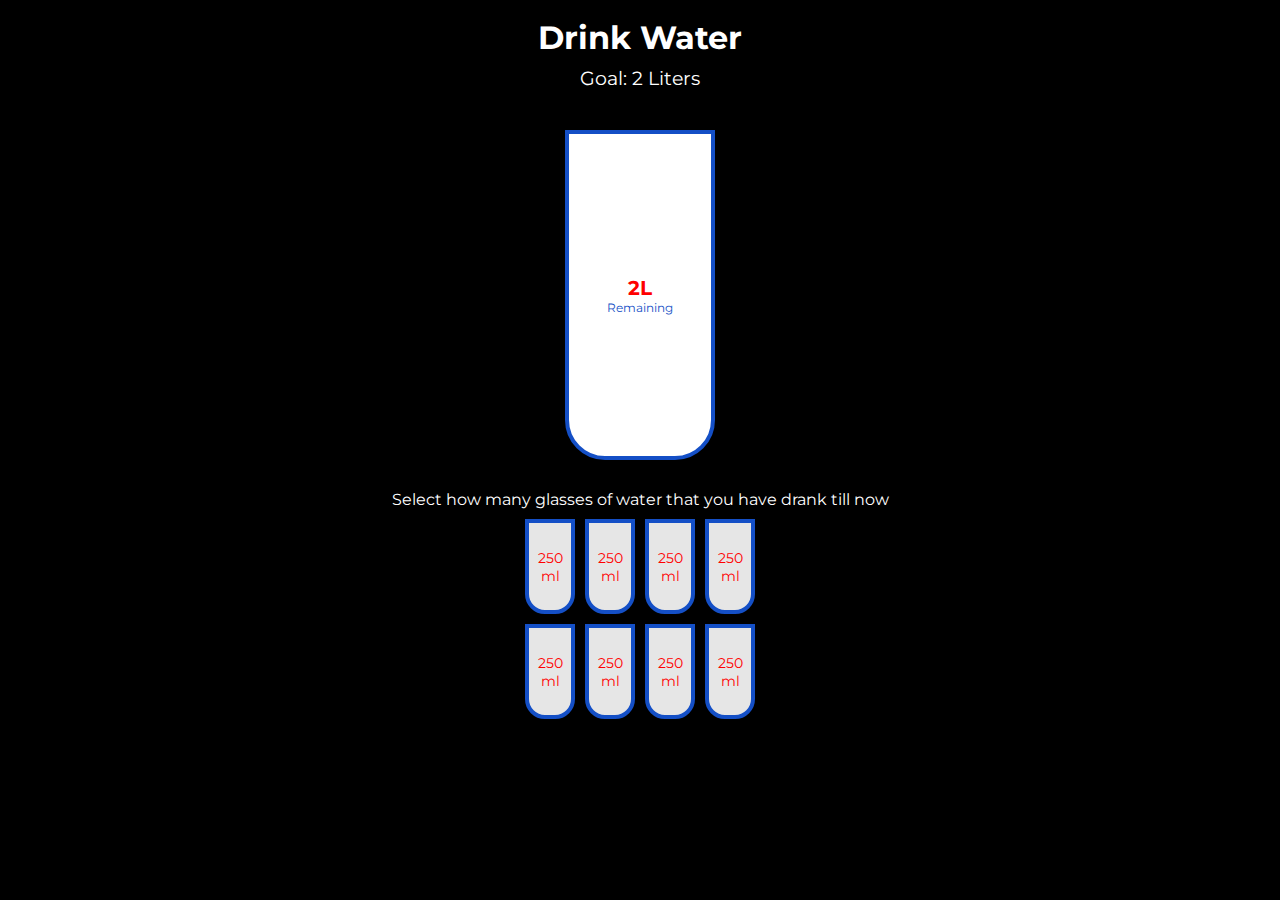
<file: Drink Water Tracker UI/index.html>
<!DOCTYPE html>
<html lang="en">
  <head>
    <meta charset="UTF-8" />
    <meta name="viewport" content="width=device-width, initial-scale=1.0" />
    <link rel="stylesheet" href="style.css" />
    <title>Drink Water</title>
  </head>
  <body>
    <h1>Drink Water</h1>
    <h3>Goal: 2 Liters</h3>

    <div class="cup">
      <div class="remained" id="remained">
        <span id="liters"></span>
        <small>Remaining</small>
      </div>

      <div class="percentage" id="percentage"></div>
    </div>

    <p class="text">Select how many glasses of water that you have drank till now</p>

    <div class="cups">
      <div class="cup cup-small">250 ml</div>
      <div class="cup cup-small">250 ml</div>
      <div class="cup cup-small">250 ml</div>
      <div class="cup cup-small">250 ml</div>
      <div class="cup cup-small">250 ml</div>
      <div class="cup cup-small">250 ml</div>
      <div class="cup cup-small">250 ml</div>
      <div class="cup cup-small">250 ml</div>
    </div>

    <script src="script.js"></script>
  </body>
</html>
</file>
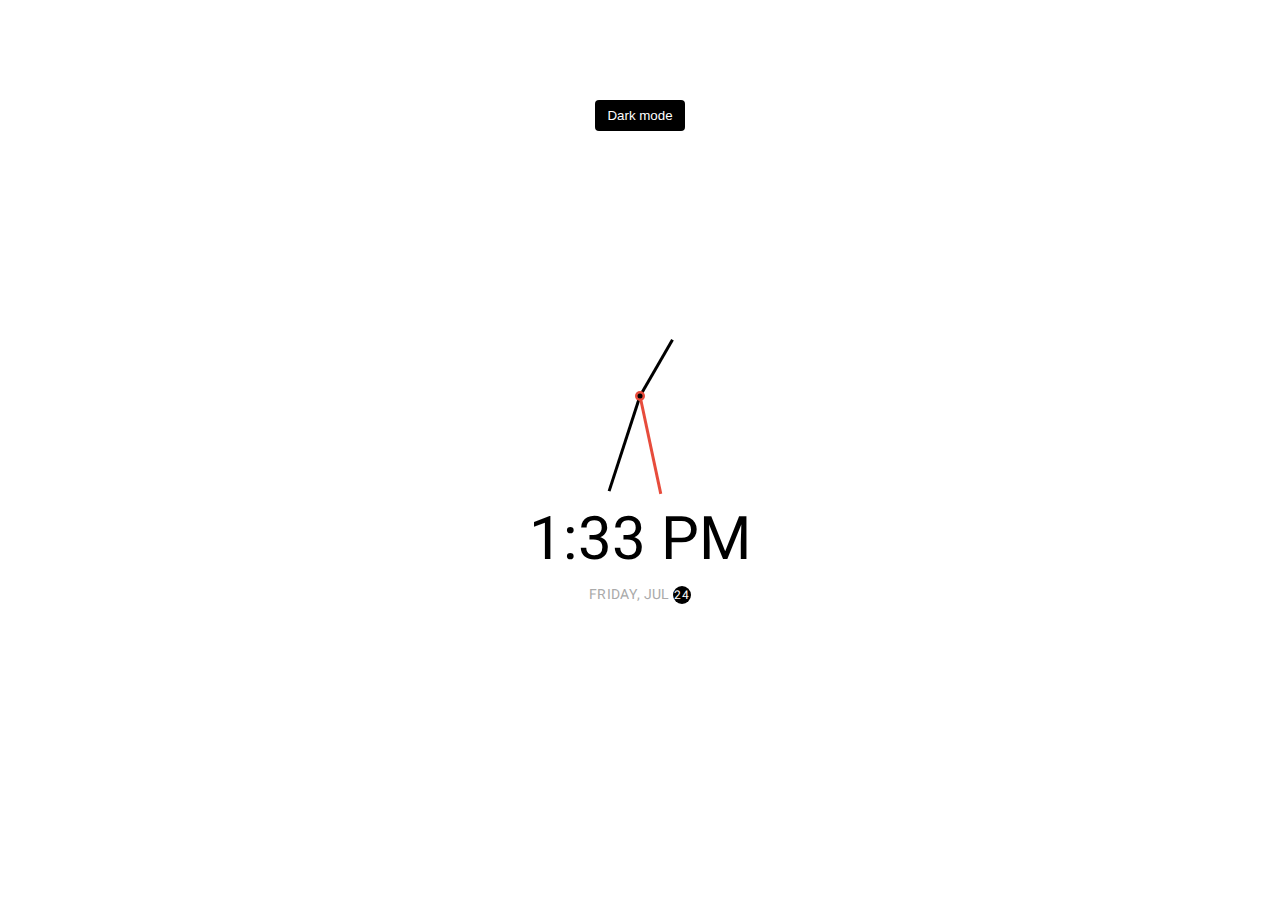
<file: Dynamic Clock/index.html>
<!DOCTYPE html>
<html lang="en">
  <head>
    <meta charset="UTF-8" />
    <meta name="viewport" content="width=device-width, initial-scale=1.0" />
    <link rel="stylesheet" href="style.css" />
    <title>Theme Clock</title>
  </head>
  <body>
   

    <button class="toggle">Dark mode</button>

    <div class="clock-container">
      <div class="clock">
        <div class="needle hour"></div>
        <div class="needle minute"></div>
        <div class="needle second"></div>
        <div class="center-point"></div>
      </div>

      <div class="time"></div>
      <div class="date"></div>
    </div>

    <script src="script.js"></script>
  </body>
</html>
</file>
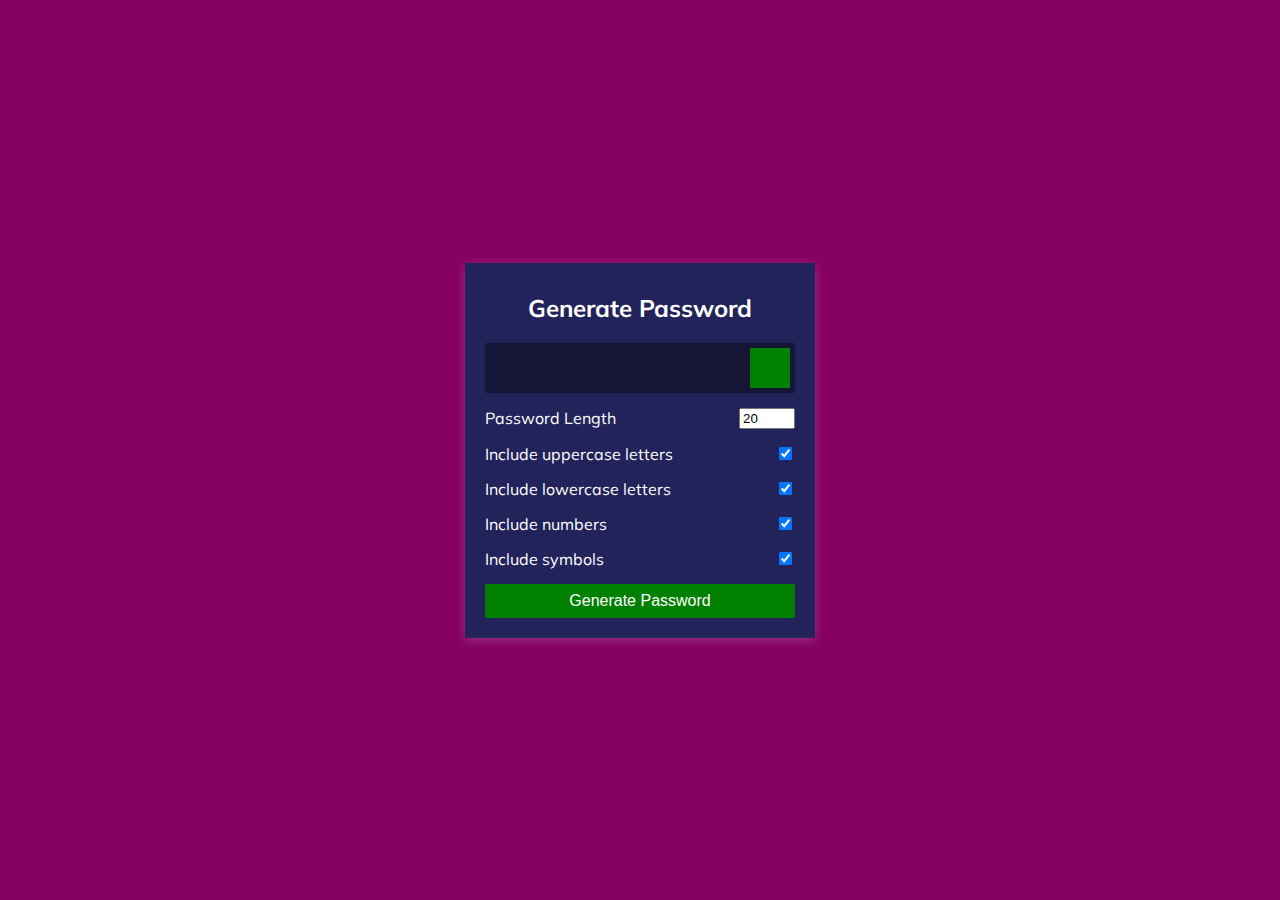
<file: Generate Password/index.html>
<!DOCTYPE html>
<html lang="en">
  <head>
    <meta charset="UTF-8" />
    <meta name="viewport" content="width=device-width, initial-scale=1.0" />
    <link rel="stylesheet" href="https://cdnjs.cloudflare.com/ajax/libs/font-awesome/5.14.0/css/all.min.css" integrity="sha512-1PKOgIY59xJ8Co8+NE6FZ+LOAZKjy+KY8iq0G4B3CyeY6wYHN3yt9PW0XpSriVlkMXe40PTKnXrLnZ9+fkDaog==" crossorigin="anonymous" />
    <link rel="stylesheet" href="style.css" />
    <title>Generate Password</title>
  </head>
  <body>
    <div class="container">
      <h2>Generate Password</h2>
      <div class="result-container">
        <span id="result"></span>
        <button class="btn" id="clipboard">
          <i class="far fa-clipboard"></i>
        </button>
      </div>
      <div class="settings">
        <div class="setting">
          <label>Password Length</label>
          <input type="number" id="length" min="4" max="20" value="20">
        </div>
        <div class="setting">
          <label>Include uppercase letters</label>
          <input type="checkbox" id="uppercase" checked>
        </div>
        <div class="setting">
          <label>Include lowercase letters</label>
          <input type="checkbox" id="lowercase" checked>
        </div>
        <div class="setting">
          <label>Include numbers</label>
          <input type="checkbox" id="numbers" checked>
        </div>
        <div class="setting">
          <label>Include symbols</label>
          <input type="checkbox" id="symbols" checked>
        </div>
      </div>

      <button class="btn btn-large" id="generate">
        Generate Password
      </button>
    </div>
    <script src="script.js"></script>
  </body>
</html>
</file>
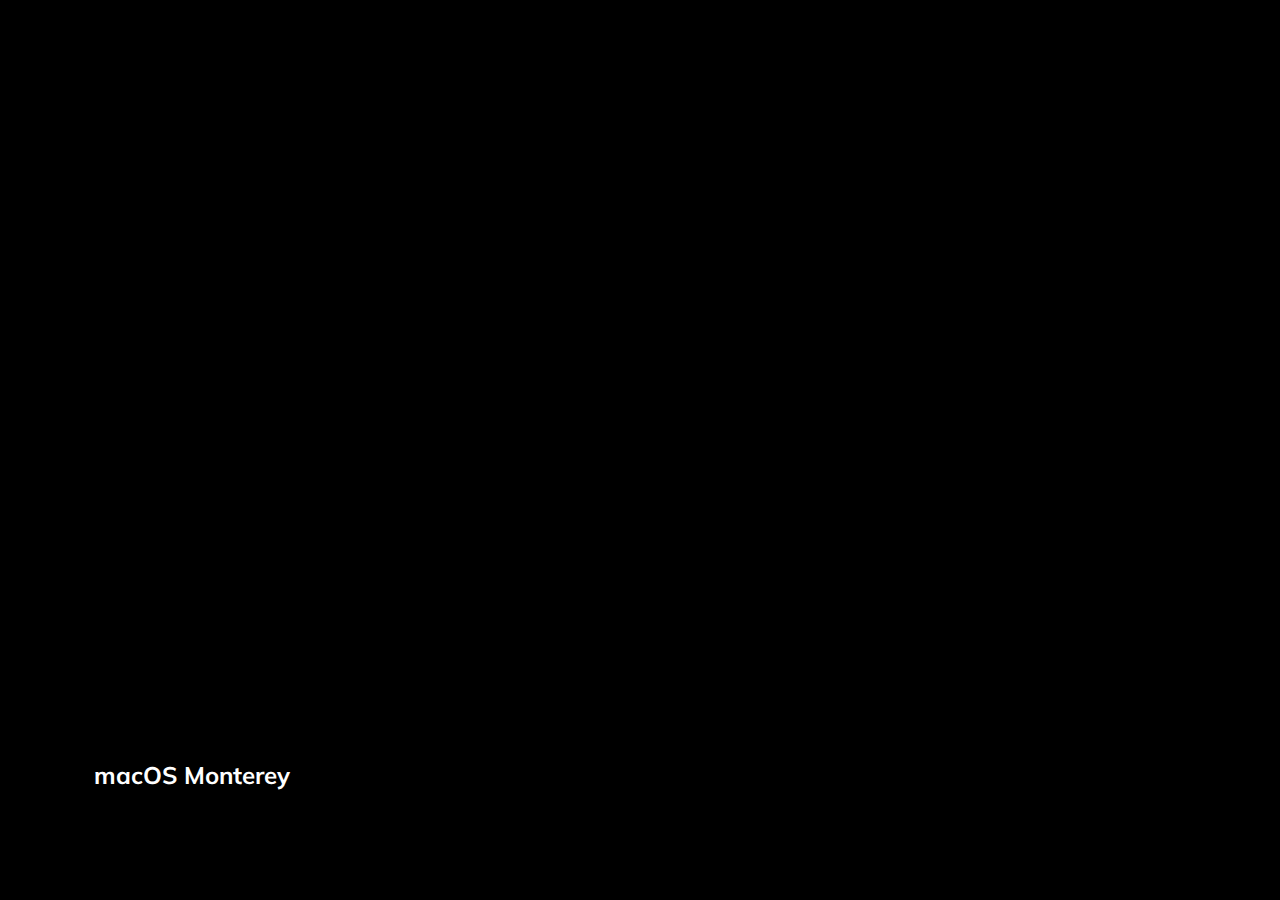
<file: Image Expansion/index.html>
<!DOCTYPE html>
<html lang="en">
  <head>
    <meta charset="UTF-8" />
    <meta name="viewport" content="width=device-width, initial-scale=1.0" />
    <link rel="stylesheet" href="style.css" />
    <title>Expanding Cards</title>
  </head>
  <body>
    
    <div class="container">
      <div class="panel active" style="background-image: url('https://www.howtogeek.com/wp-content/uploads/2021/06/Screen-Shot-2021-06-08-at-12.06.37.png?width=1198&trim=1,1&bg-color=000&pad=1,1')">
        <h3>macOS Monterey</h3>
      </div>
      <div class="panel" style="background-image: url('https://cdn.arstechnica.net/wp-content/uploads/2020/09/macOSBigSur.jpg')">
        <h3>macOS Big Sur</h3>
      </div>
      <div class="panel" style="background-image: url('https://4k-wallpapers.net/uploads/posts/2021-02/1613543838_macos-catalina-mountains-island-morning.jpg')">
        <h3>macOS Catalina</h3>
      </div>
      <div class="panel" style="background-image: url('https://c4.wallpaperflare.com/wallpaper/990/454/320/mojave-macos-hd-wallpaper-preview.jpg')">
        <h3>macOS Mojave</h3>
      </div>
      <div class="panel" style="background-image: url('https://cdn.arstechnica.net/wp-content/uploads/2017/09/image_large_2x.jpg')">
        <h3>macOS High Sierra</h3>
      </div>

    </div>

    <script src="script.js"></script>
  </body>
</html>
</file>
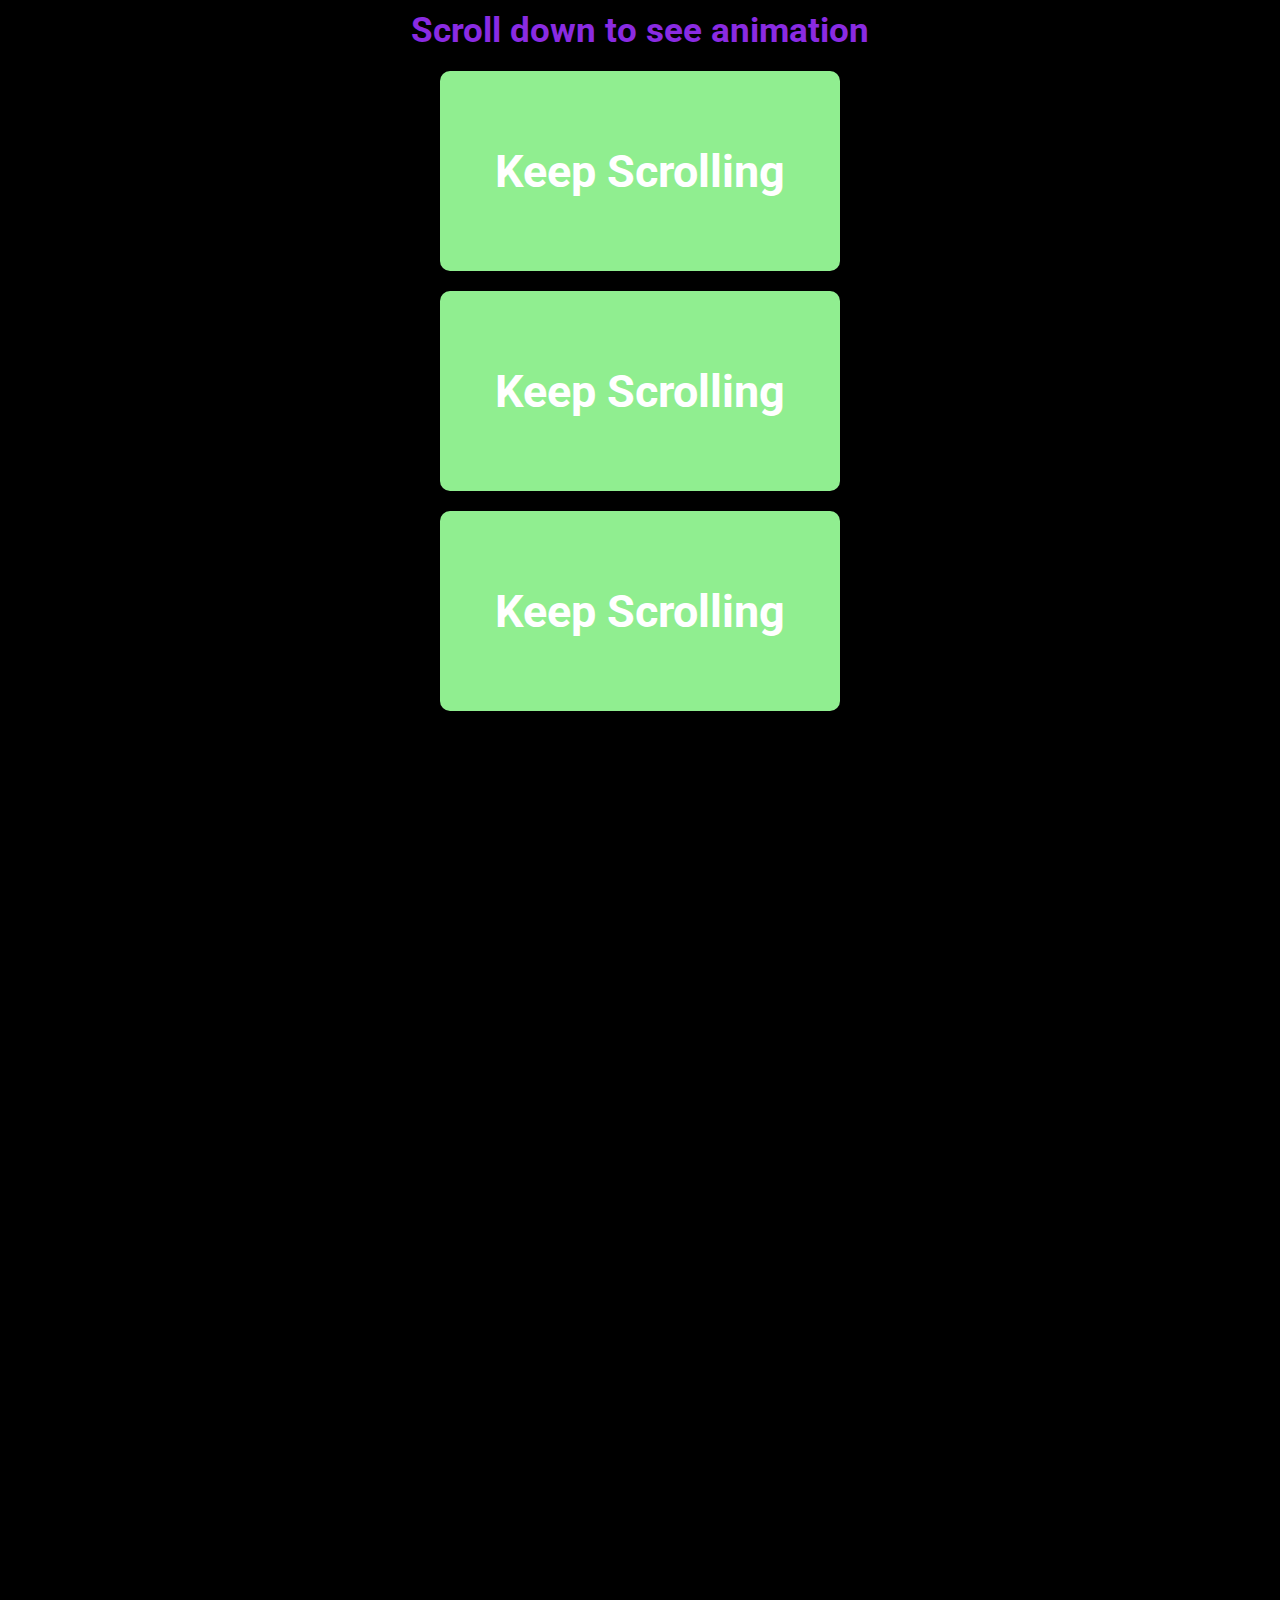
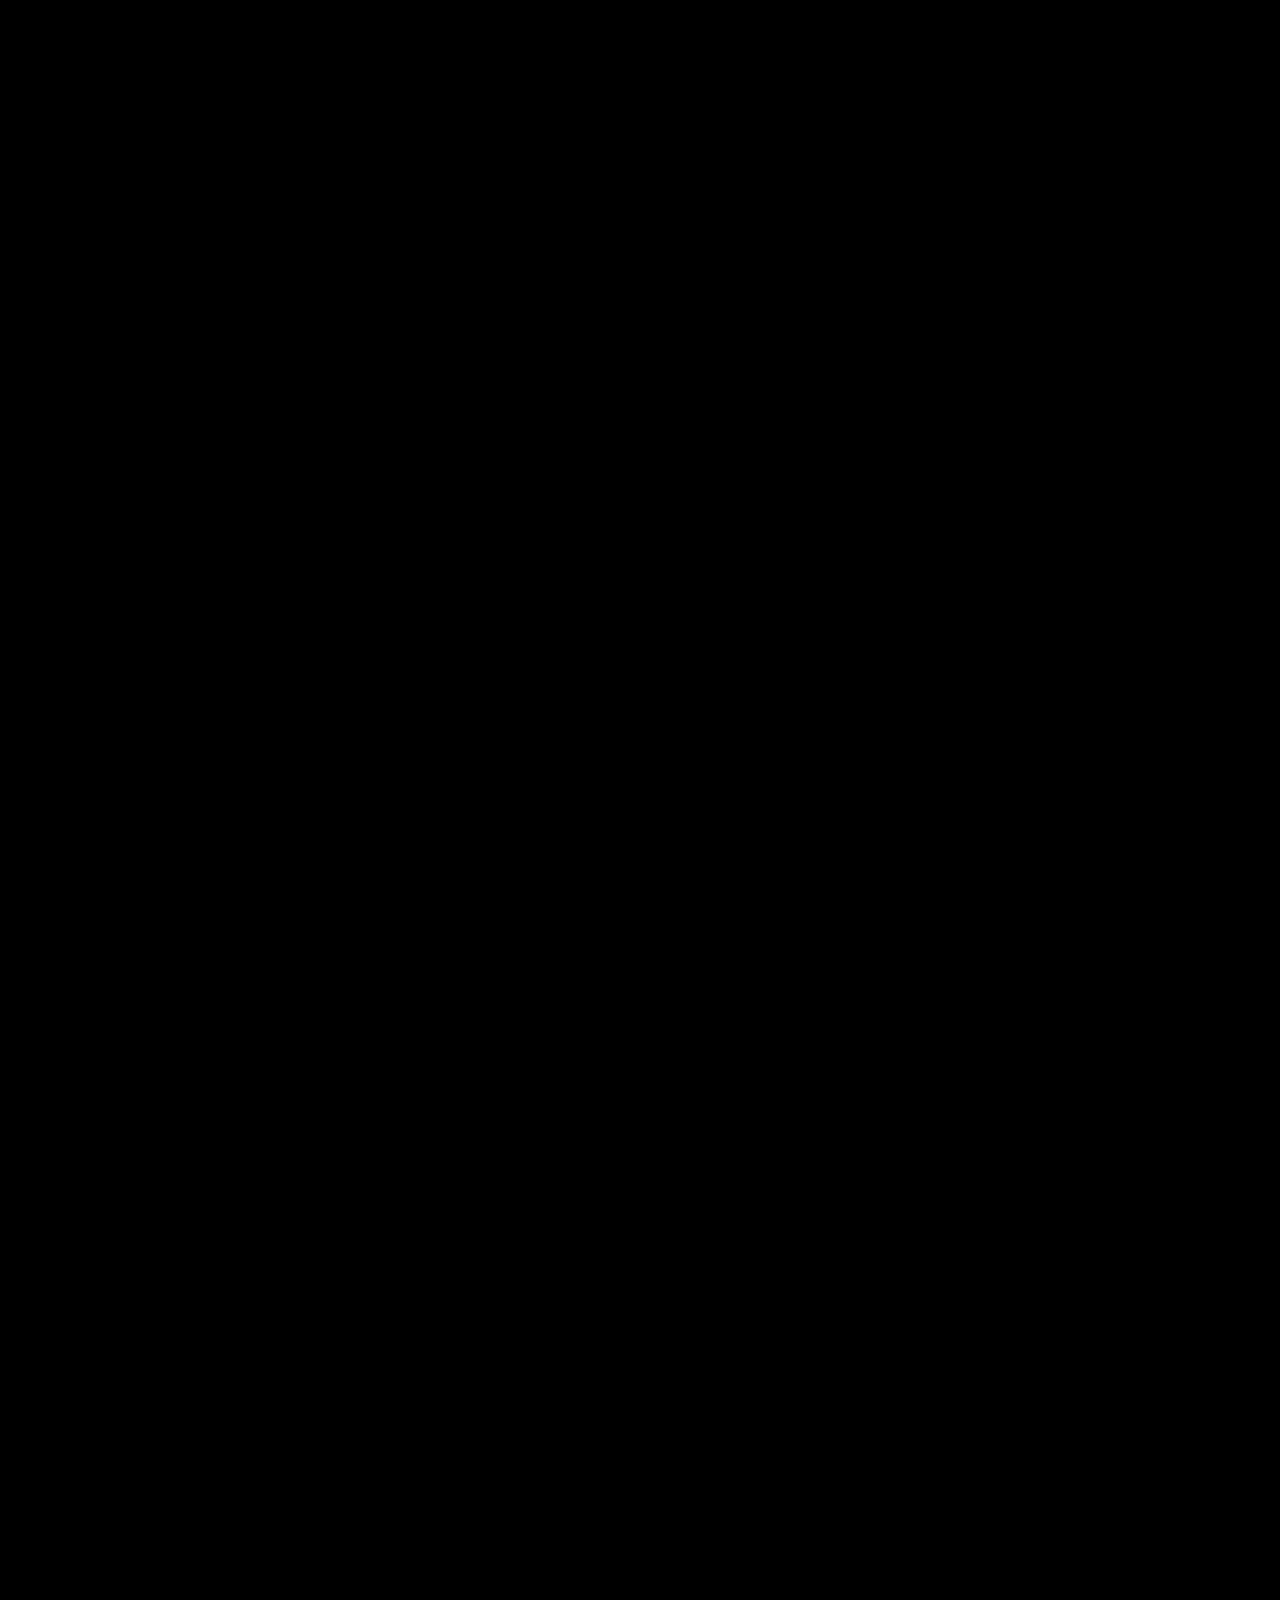
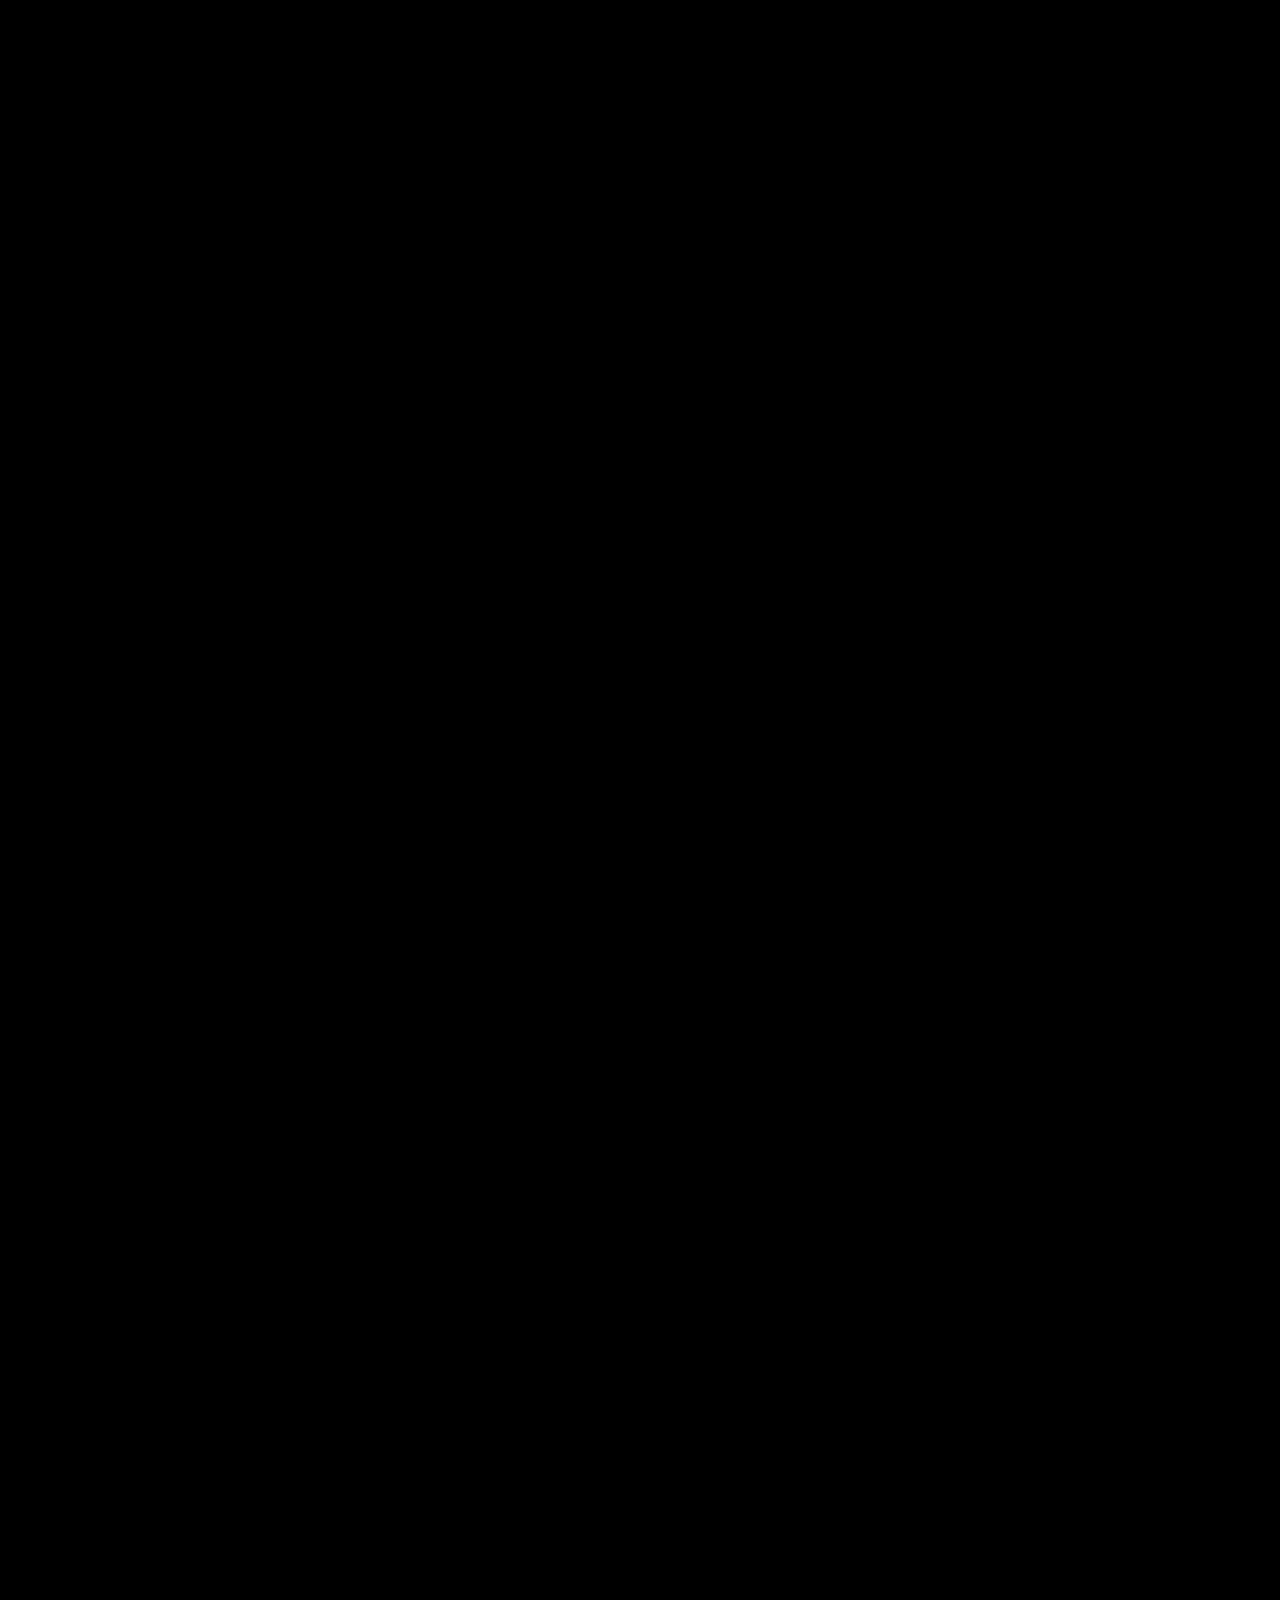
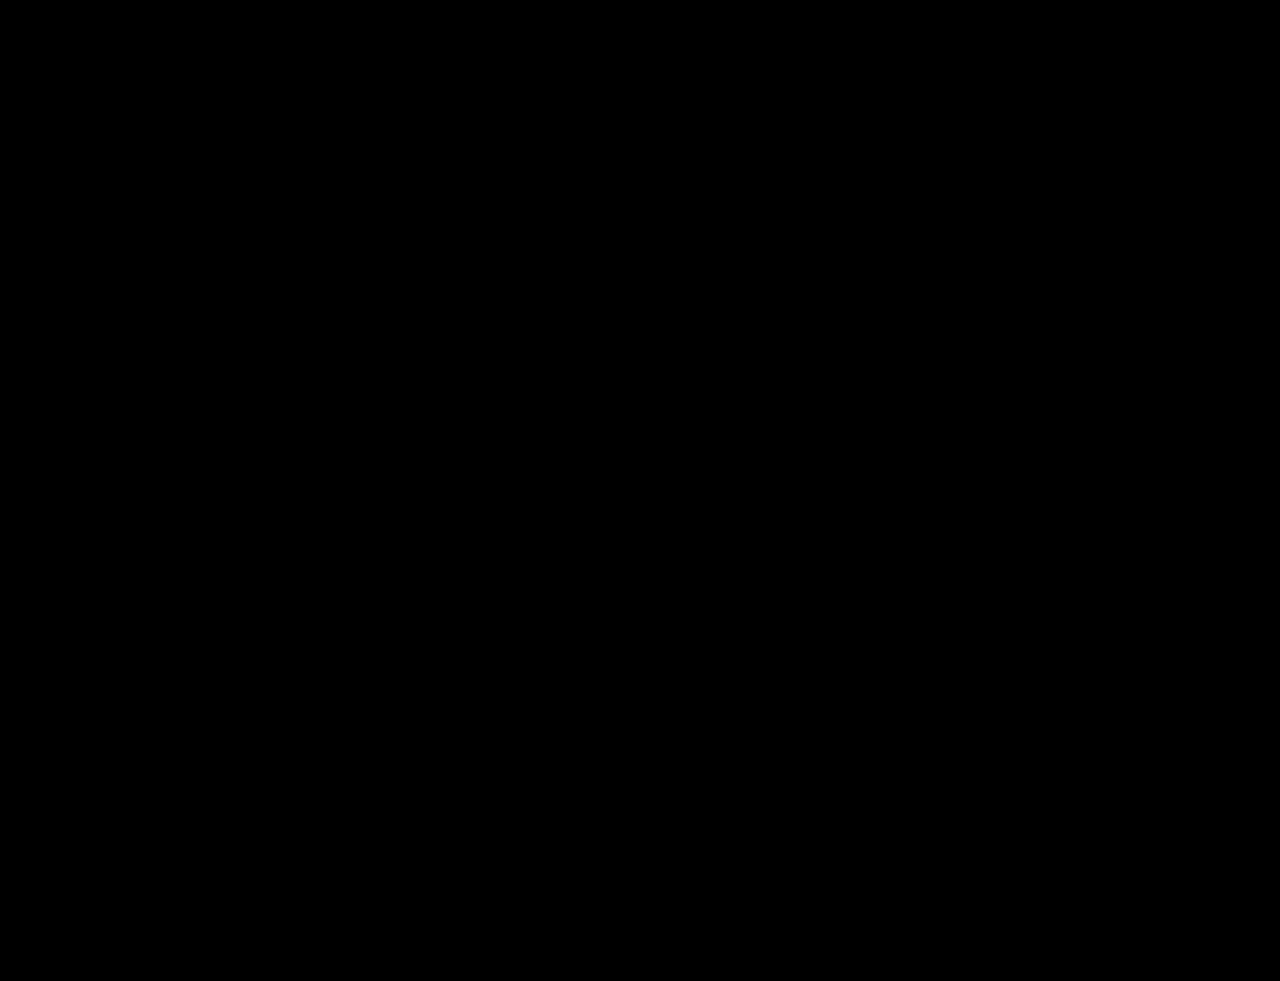
<file: Scrolling Animation/index.html>
<!DOCTYPE html>
<html lang="en">
  <head>
    <meta charset="UTF-8" />
    <meta name="viewport" Keep Scrolling="width=device-width, initial-scale=1.0" />
    <link rel="stylesheet" href="style.css" />
    <title>Scrolling Animation</title>
  </head>
  <body>
    <h1>Scroll down to see animation</h1>
    <div class="box"><h2>Keep Scrolling</h2></div>
    <div class="box"><h2>Keep Scrolling</h2></div>
    <div class="box"><h2>Keep Scrolling</h2></div>
    <div class="box"><h2>Keep Scrolling</h2></div>
    <div class="box"><h2>Keep Scrolling</h2></div>
    <div class="box"><h2>Keep Scrolling</h2></div>
    <div class="box"><h2>Keep Scrolling</h2></div>
    <div class="box"><h2>Keep Scrolling</h2></div>
    <div class="box"><h2>Keep Scrolling</h2></div>
    <div class="box"><h2>Keep Scrolling</h2></div>
    <div class="box"><h2>Keep Scrolling</h2></div>
    <div class="box"><h2>Keep Scrolling</h2></div>
    <div class="box"><h2>Keep Scrolling</h2></div>
     <div class="box"><h2>Keep Scrolling</h2></div>
    <div class="box"><h2>Keep Scrolling</h2></div>
    <div class="box"><h2>Keep Scrolling</h2></div>
    <div class="box"><h2>Keep Scrolling</h2></div>
    <div class="box"><h2>Keep Scrolling</h2></div>
    <div class="box"><h2>Keep Scrolling</h2></div>
    <div class="box"><h2>Keep Scrolling</h2></div>
    <div class="box"><h2>Keep Scrolling</h2></div>
    <div class="box"><h2>Keep Scrolling</h2></div>
    <div class="box"><h2>Keep Scrolling</h2></div>
    <div class="box"><h2>Keep Scrolling</h2></div>
    <div class="box"><h2>Keep Scrolling</h2></div>
    <div class="box"><h2>Keep Scrolling</h2></div>
    <script src="script.js"></script>
  </body>
</html>
</file>
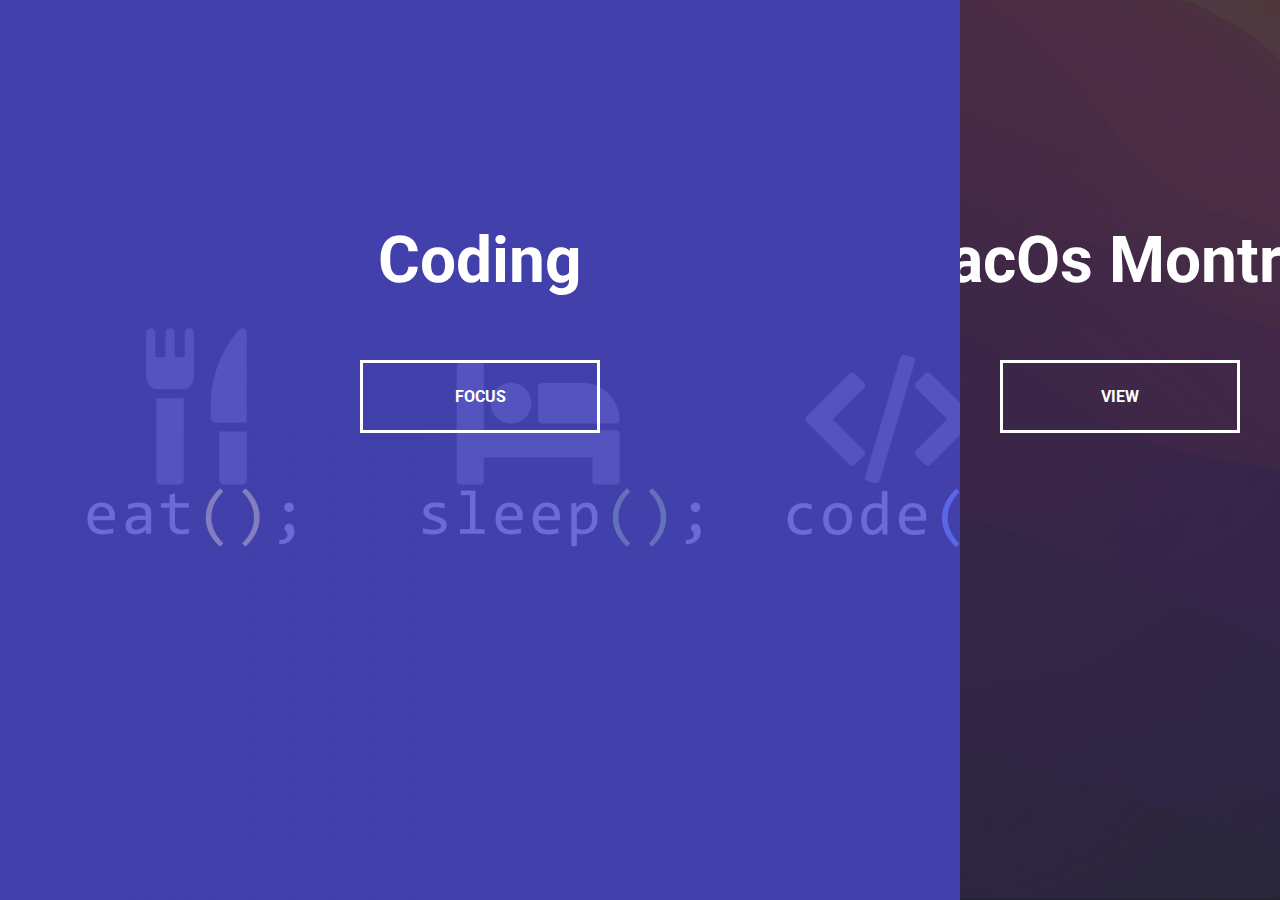
<file: split-hover-page/index.html>
<!DOCTYPE html>
<html lang="en">
  <head>
    <meta charset="UTF-8" />
    <meta name="viewport" content="width=device-width, initial-scale=1.0" />
    <link rel="stylesheet" href="style.css" />
    <title>Split Landing Page</title>
  </head>
  <body>
    <div class="container">
      <div class="split left">
        <h1>Coding</h1>
        <a href="#" class="btn">Focus</a>
      </div>
      <div class="split right">
        <h1>MacOs Montrey</h1>
        <a href="https://www.google.com/url?sa=t&rct=j&q=&esrc=s&source=web&cd=&ved=2ahUKEwi729DevK_yAhXR4nMBHTBxD78QFnoECAUQAw&url=https%3A%2F%2Fwww.apple.com%2Fin%2Fmacos%2Fmonterey-preview%2F&usg=AOvVaw36tZqPtmjdBfU7TsfVqLE3" class="btn">View</a>
      </div>
    </div>

    <script src="script.js"></script>
  </body>
</html>
</file>
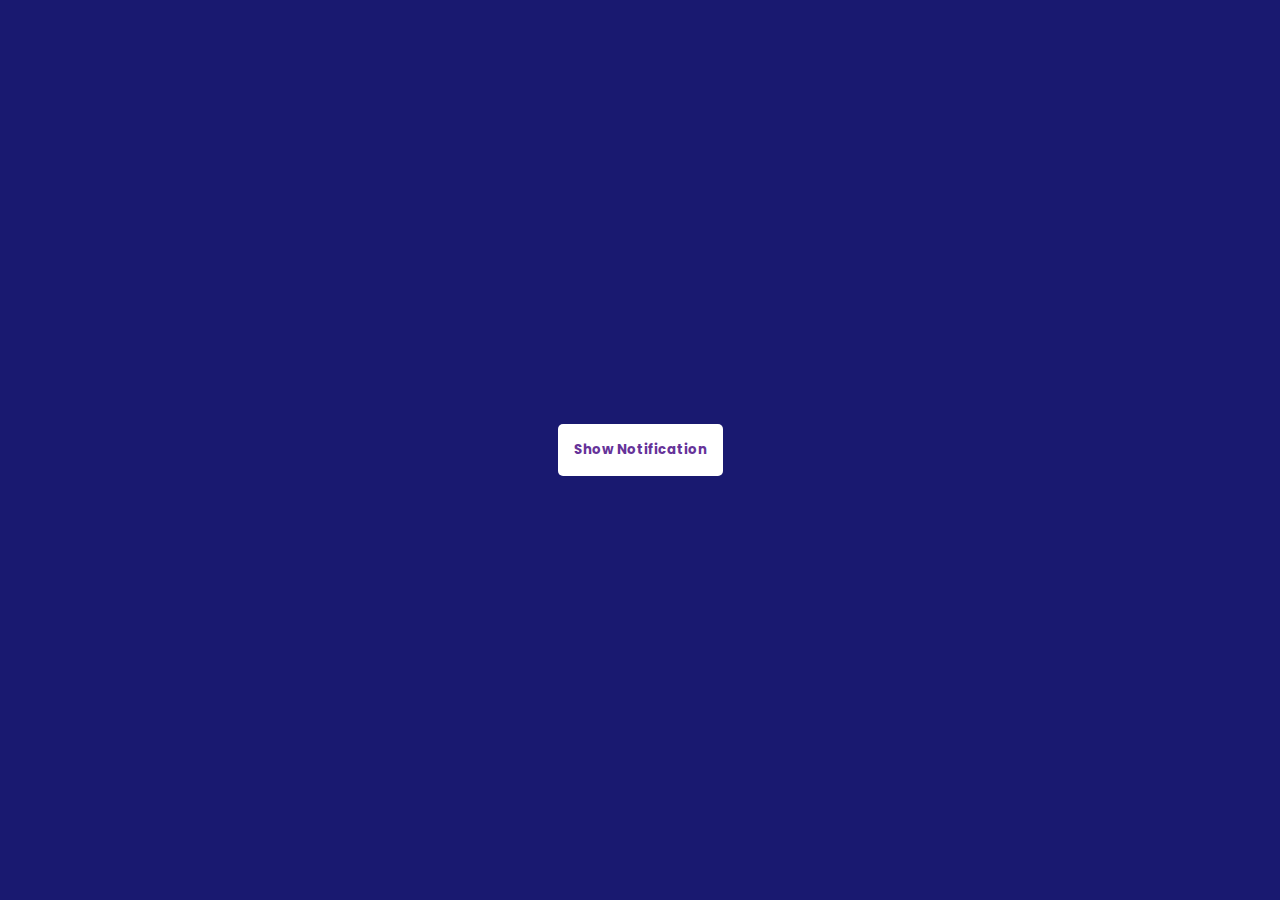
<file: Toast Message/index.html>
<!DOCTYPE html>
<html lang="en">
  <head>
    <meta charset="UTF-8" />
    <meta name="viewport" content="width=device-width, initial-scale=1.0" />
    <link rel="stylesheet" href="style.css" />
    <title>Toast Notification</title>
  </head>
  <body>
    <div id="toasts"></div>

    <button class="btn" id="button">Show Notification</button>

    <script src="script.js"></script>
  </body>
</html>
</file>
<file: Drink Water Tracker UI/style.css>
@import url('https://fonts.googleapis.com/css?family=Montserrat:400,600&display=swap');

:root {
  --border-color: #144fc6;
  --fill-color: #6ab3f8;
}

* {
  box-sizing: border-box;
}

body {
  background-color: black;
  color: #fff;
  font-family: 'Montserrat', sans-serif;
  display: flex;
  flex-direction: column;
  align-items: center;
  margin-bottom: 40px;
}

h1 {
  margin: 10px 0 0;
}

h3 {
  font-weight: 400;
  margin: 10px 0;
}

.cup {
  background-color: #fff;
  border: 4px solid var(--border-color);
  color: var(--border-color);
  border-radius: 0 0 40px 40px;
  height: 330px;
  width: 150px;
  margin: 30px 0;
  display: flex;
  flex-direction: column;
  overflow: hidden;
}

.cup.cup-small {
  height: 95px;
  width: 50px;
  border-radius: 0 0 20px 20px;
  background-color: rgba(255, 255, 255, 0.9);
  cursor: pointer;
  font-size: 14px;
  align-items: center;
  justify-content: center;
  text-align: center;
  margin: 5px;
  transition: 0.3s ease;
  color: red;
}

.cup.cup-small.full {
  background-color: var(--fill-color);
  color: green;
  font-weight: bold;
}

.cups {
  display: flex;
  flex-wrap: wrap;
  align-items: center;
  justify-content: center;
  width: 280px;
}

.remained {
  display: flex;
  flex-direction: column;
  align-items: center;
  justify-content: center;
  text-align: center;
  flex: 1;
  transition: 2s ease;
}

.remained span {
  font-size: 20px;
  font-weight: bold;
  color: red;
}

.remained small {
  font-size: 12px;
}

.percentage {
  background-color: var(--fill-color);
  display: flex;
  align-items: center;
  justify-content: center;
  font-weight: bold;
  font-size: 30px;
  height: 0;
  transition: 1s ease;
  color: green;
}

.text {
  text-align: center;
  margin: 0 0 5px;
}
</file>
<file: Dynamic Clock/style.css>
@import url('https://fonts.googleapis.com/css?family=Heebo:300&display=swap');

* {
  box-sizing: border-box;
}

:root {
  --primary-color: #000;
  --secondary-color: #fff;
}

html {
  transition: all 0.5s ease-in;
}

html.dark {
  --primary-color: #fff;
  --secondary-color: #333;
}

html.dark {
  background-color: #111;
  color: var(--primary-color);
}

body {
  font-family: 'Heebo', sans-serif;
  display: flex;
  align-items: center;
  justify-content: center;
  height: 100vh;
  overflow: hidden;
  margin: 0;
}

.toggle {
  cursor: pointer;
  background-color: var(--primary-color);
  color: var(--secondary-color);
  border: 0;
  border-radius: 4px;
  padding: 8px 12px;
  position: absolute;
  top: 100px;
}

.toggle:focus {
  outline: none;
}

.clock-container {
  display: flex;
  flex-direction: column;
  justify-content: space-between;
  align-items: center;
}

.clock {
  position: relative;
  width: 200px;
  height: 200px;
}

.needle {
  background-color: var(--primary-color);
  position: absolute;
  top: 50%;
  left: 50%;
  height: 65px;
  width: 3px;
  transform-origin: bottom center;
  transition: all 0.5s ease-in;
}

.needle.hour {
  transform: translate(-50%, -100%) rotate(0deg);
}

.needle.minute {
  transform: translate(-50%, -100%) rotate(0deg);
  height: 100px;
}

.needle.second {
  transform: translate(-50%, -100%) rotate(0deg);
  height: 100px;
  background-color: #e74c3c;
}

.center-point {
  background-color: #e74c3c;
  width: 10px;
  height: 10px;
  position: absolute;
  top: 50%;
  left: 50%;
  transform: translate(-50%, -50%);
  border-radius: 50%;
}

.center-point::after {
  content: '';
  background-color: var(--primary-color);
  width: 5px;
  height: 5px;
  position: absolute;
  top: 50%;
  left: 50%;
  transform: translate(-50%, -50%);
  border-radius: 50%;
}

.time {
  font-size: 60px;
}

.date {
  color: #aaa;
  font-size: 14px;
  letter-spacing: 0.3px;
  text-transform: uppercase;
}

.date .circle {
  background-color: var(--primary-color);
  color: var(--secondary-color);
  border-radius: 50%;
  height: 18px;
  width: 18px;
  display: inline-flex;
  align-items: center;
  justify-content: center;
  line-height: 18px;
  transition: all 0.5s ease-in;
  font-size: 12px;
}
</file>
<file: Generate Password/style.css>
@import url('https://fonts.googleapis.com/css?family=Muli&display=swap');

* {
  box-sizing: border-box;
}

body {
  background-color: rgb(133,0,99);
  color: #fff;
  font-family: 'Muli', sans-serif;
  display: flex;
  flex-direction: column;
  align-items: center;
  justify-content: center;
  height: 100vh;
  overflow: hidden;
  padding: 10px;
  margin: 0;
}

h2 {
  margin: 10px 0 20px;
  text-align: center;
}

.container {
  background-color: #23235b;
  box-shadow: 0px 2px 10px rgba(255, 255, 255, 0.2);
  padding: 20px;
  width: 350px;
  max-width: 100%;
}

.result-container {
  background-color: rgba(0, 0, 0, 0.4);
  display: flex;
  justify-content: flex-start;
  align-items: center;
  position: relative;
  font-size: 18px;
  letter-spacing: 1px;
  padding: 12px 10px;
  height: 50px;
  width: 100%;
}

.result-container #result {
  word-wrap: break-word;
  max-width: calc(100% - 40px);
  overflow-y: scroll;
  height: 100%;
}

#result::-webkit-scrollbar {
  width: 1rem;
}

.result-container .btn {
  position: absolute;
  top: 5px;
  right: 5px;
  width: 40px;
  height: 40px;
  font-size: 20px;
}

.btn {
  border: none;
  background-color: green;
  color: #fff;
  font-size: 16px;
  padding: 8px 12px;
  cursor: pointer;
}

.btn-large {
  display: block;
  width: 100%;
}

.setting {
  display: flex;
  justify-content: space-between;
  align-items: center;
  margin: 15px 0;
}
</file>
<file: Image Expansion/style.css>
@import url('https://fonts.googleapis.com/css?family=Muli&display=swap');

* {
  box-sizing: border-box;
}

body {
  font-family: 'Muli', sans-serif;
  display: flex;
  align-items: center;
  justify-content: center;
  height: 100vh;
  overflow: hidden;
  margin: 0;
  background-color: black;
}

.container {
  display: flex;
  width: 90vw;
}

.panel {
  background-size: cover;
  background-position: center;
  background-repeat: no-repeat;
  height: 80vh;
  border-radius: 50px;
  color: #fff;
  cursor: pointer;
  flex: 0.5;
  margin: 10px;
  position: relative;
  -webkit-transition: all 700ms ease-in;
}

.panel h3 {
  font-size: 24px;
  position: absolute;
  bottom: 20px;
  left: 20px;
  margin: 0;
  opacity: 0;
}

.panel.active {
  flex: 5;
}

.panel.active h3 {
  opacity: 1;
  transition: opacity 0.3s ease-in 0.4s;
}

@media (max-width: 480px) {
  .container {
    width: 100vw;
  }

  .panel:nth-of-type(4),
  .panel:nth-of-type(5) {
    display: none;
  }
}
</file>
<file: Scrolling Animation/style.css>
@import url('https://fonts.googleapis.com/css2?family=Roboto:wght@400;700&display=swap');

* {
  box-sizing: border-box;
}

body {
  background-color: black;
  font-family: 'Roboto', sans-serif;
  display: flex;
  flex-direction: column;
  align-items: center;
  justify-content: center;
  margin: 0;
  overflow-x: hidden;
}

h1 {
  margin: 10px;
  color: blueviolet;
  font-size: 35px;
}

.box {
  background-color: lightgreen;
  color: #fff;
  display: flex;
  align-items: center;
  justify-content: center;
  width: 400px;
  height: 200px;
  margin: 10px;
  border-radius: 10px;
  box-shadow: 2px 4px 5px rgba(0, 0, 0, 0.3);
  transform: translateX(400%);
  transition: transform 0.4s ease;
}

.box:nth-of-type(even) {
  transform: translateX(-400%);
}

.box.show {
  transform: translateX(0);
}

.box h2 {
  font-size: 45px;
}
</file>
<file: split-hover-page/style.css>
@import url('https://fonts.googleapis.com/css2?family=Roboto:wght@400;700&display=swap');

:root {
  --left-bg-color: rgba(87, 84, 236, 0.7);
  --right-bg-color: rgba(43, 43, 43, 0.8);
  --left-btn-hover-color: rgba(87, 84, 236, 1);
  --right-btn-hover-color: rgba(28, 122, 28, 1);
  --hover-width: 75%;
  --other-width: 25%;
  --speed: 1000ms;
}

* {
  box-sizing: border-box;
}

body {
  font-family: 'Roboto', sans-serif;
  height: 100vh;
  overflow: hidden;
  margin: 0;
}

h1 {
  font-size: 4rem;
  color: #fff;
  position: absolute;
  left: 50%;
  top: 20%;
  transform: translateX(-50%);
  white-space: nowrap;
}

.btn {
  position: absolute;
  display: flex;
  align-items: center;
  justify-content: center;
  left: 50%;
  top: 40%;
  transform: translateX(-50%);
  text-decoration: none;
  color: #fff;
  border: #fff solid 0.2rem;
  font-size: 1rem;
  font-weight: bold;
  text-transform: uppercase;
  width: 15rem;
  padding: 1.5rem;
}

.split.left .btn:hover {
  background-color: var(--left-btn-hover-color);
  border-color: var(--left-btn-hover-color);
}

.split.right .btn:hover {
  background-color: var(--right-btn-hover-color);
  border-color: var(--right-btn-hover-color);
}

.container {
  position: relative;
  width: 100%;
  height: 100%;
  background: #333;
}

.split {
  position: absolute;
  width: 50%;
  height: 100%;
  overflow: hidden;
}

.split.left {
  left: 0;
  background: url('Images/code.png');
  background-repeat: no-repeat;
  background-size: cover;
}

.split.left::before {
  content: '';
  position: absolute;
  width: 100%;
  height: 100%;
  background-color: var(--left-bg-color);
}

.split.right {
  right: 0;
  background: url('Images/mac.jpg');
  background-repeat: no-repeat;
  background-size: cover;
}

.split.right::before {
  content: '';
  position: absolute;
  width: 100%;
  height: 100%;
  background-color: var(--right-bg-color);
}

.split.right,
.split.left,
.split.right::before,
.split.left::before {
  transition: all var(--speed) ease-in-out;
}

.hover-left .left {
  width: var(--hover-width);
}

.hover-left .right {
  width: var(--other-width);
}

.hover-right .right {
  width: var(--hover-width);
}

.hover-right .left {
  width: var(--other-width);
}

@media (max-width: 800px) {
  h1 {
    font-size: 2rem;
    top: 30%;
  }

  .btn {
    padding: 1.2rem;
    width: 12rem;
  }
}
</file>
<file: Toast Message/style.css>
@import url('https://fonts.googleapis.com/css2?family=Poppins:wght@200;400&display=swap');

* {
  box-sizing: border-box;
}

body {
  background-color: midnightblue;
  font-family: 'Poppins', sans-serif;
  display: flex;
  flex-direction: column;
  align-items: center;
  justify-content: center;
  height: 100vh;
  overflow: hidden;
  margin: 0;
}

.btn {
  background-color: #ffffff;
  color: rebeccapurple;
  font-family: inherit;
  font-weight: bold;
  padding: 1rem;
  border-radius: 5px;
  border: none;
  cursor: pointer;
}

.btn:focus {
  outline: none;
}

.btn:active {
  transform: scale(0.98);
}

#toasts {
  position: fixed;
  bottom: 10px;
  right: 10px;
  display: flex;
  flex-direction: column;
  align-items: flex-end;
}

.toast {
  background-color: #fff;
  border-radius: 5px;
  padding: 1rem 2rem;
  margin: 0.5rem;
}

.toast.info {
  color: rebeccapurple;
}

.toast.success {
  color: green;
}

.toast.error {
  color: red;
}
</file>
